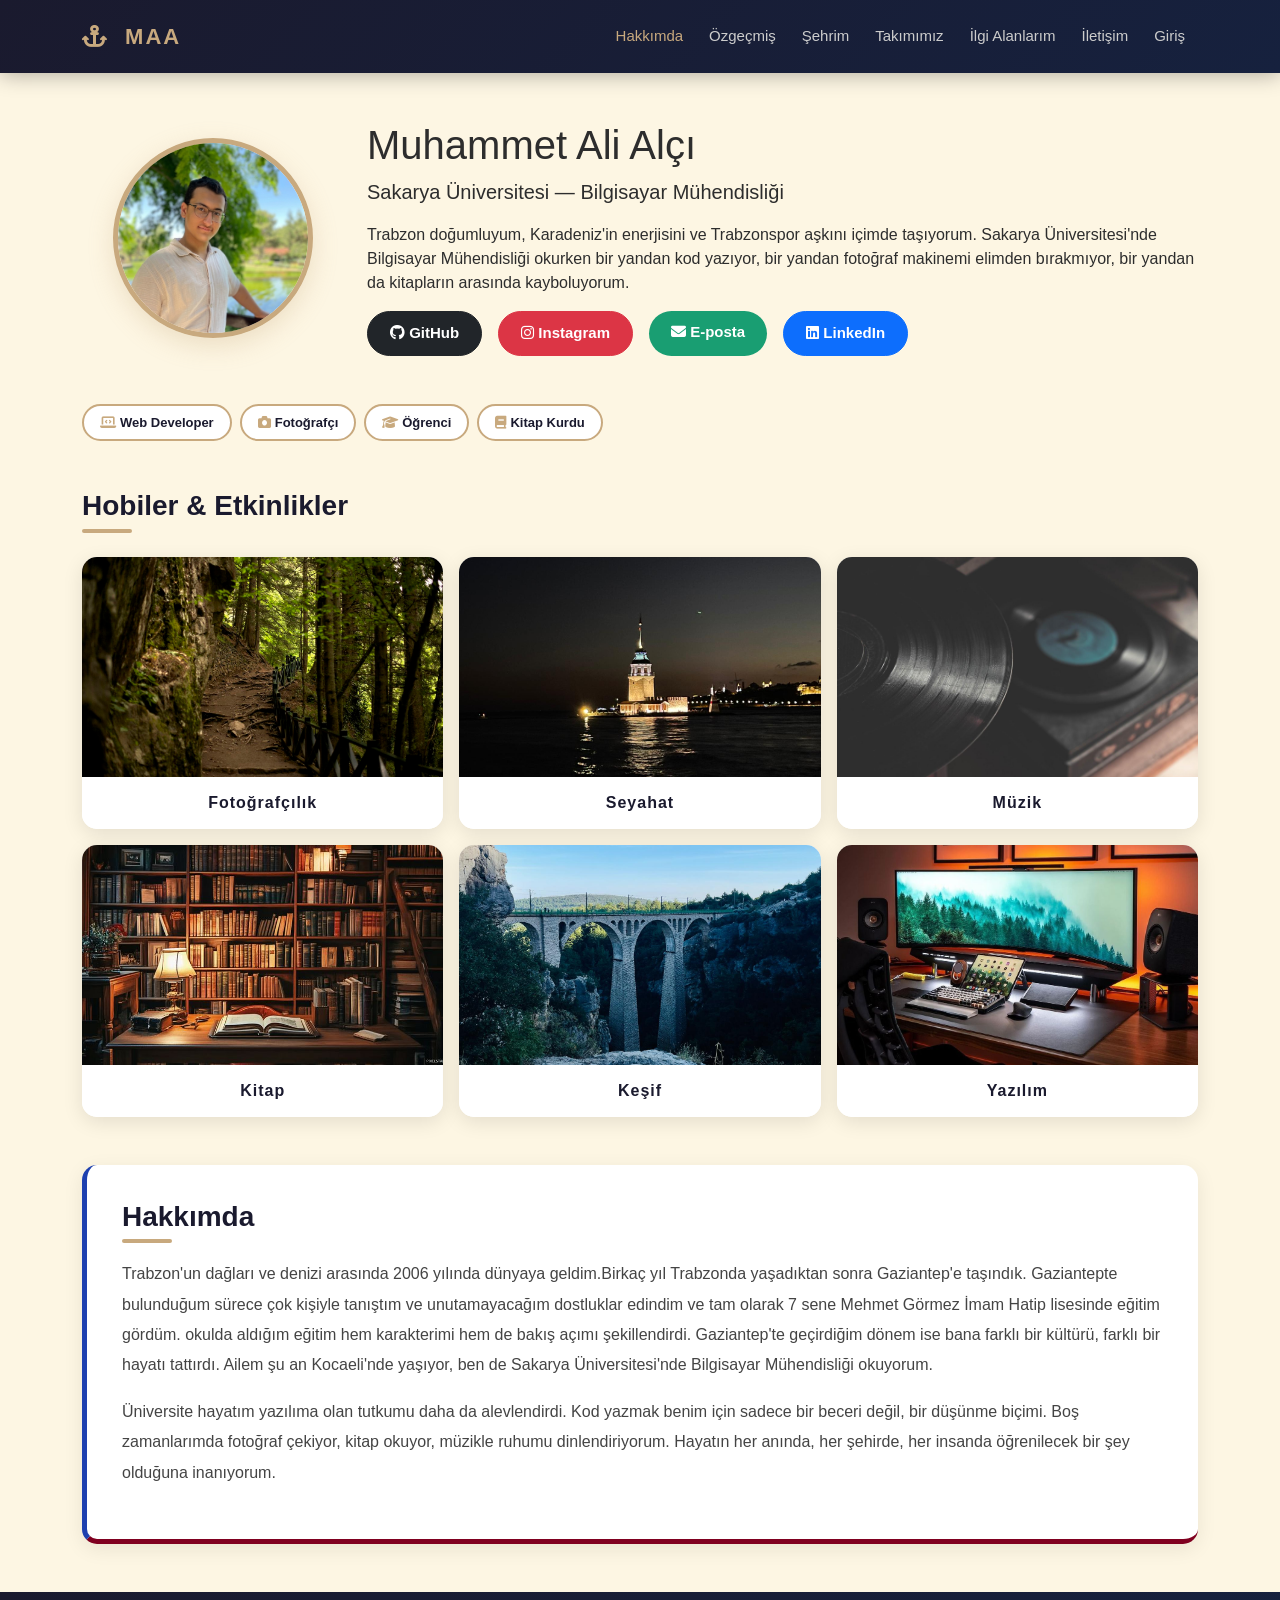
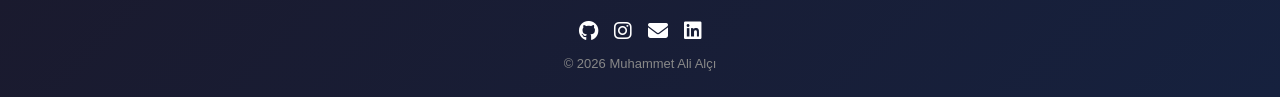
<file: index.html>
<!DOCTYPE html>
<html lang="tr">
<head>
  <meta charset="UTF-8">
  <meta name="viewport" content="width=device-width, initial-scale=1.0">
  <title>Hakkımda</title>

  <!-- Bootstrap CSS -->
  <link href="https://cdn.jsdelivr.net/npm/bootstrap@5.3.0/dist/css/bootstrap.min.css" rel="stylesheet">

  <!-- Font Awesome (ikonlar) -->
  <link href="https://cdnjs.cloudflare.com/ajax/libs/font-awesome/6.4.0/css/all.min.css" rel="stylesheet">

  <!-- Kendi stillerimiz -->
  <link href="CSS/style.css" rel="stylesheet">
</head>
<body>

  <!-- NAVBAR -->
  <nav class="navbar navbar-expand-lg navbar-dark bg-dark">
    <div class="container">
      <a class="navbar-brand" href="index.html">
    <i class="fas fa-anchor me-2"></i> MAA
</a>
      <button class="navbar-toggler" type="button" data-bs-toggle="collapse" data-bs-target="#navMenu">
        <span class="navbar-toggler-icon"></span>
      </button>
      <div class="collapse navbar-collapse" id="navMenu">
        <ul class="navbar-nav ms-auto">
          <li class="nav-item"><a class="nav-link active" href="index.html">Hakkımda</a></li>
          <li class="nav-item"><a class="nav-link" href="ozgecmis.html">Özgeçmiş</a></li>
          <li class="nav-item"><a class="nav-link" href="sehrim.html">Şehrim</a></li>
          <li class="nav-item"><a class="nav-link" href="Takım.html">Takımımız</a></li>
          <li class="nav-item"><a class="nav-link" href="ilgi.html">İlgi Alanlarım</a></li>
          <li class="nav-item"><a class="nav-link" href="iletisim.html">İletişim</a></li>
          <li class="nav-item"><a class="nav-link" href="login.html">Giriş</a></li>
        </ul>
      </div>
    </div>
  </nav>

  <!-- İÇERİK BURAYA GELECEK -->
  <main class="container my-5">
    <!-- PROFİL BÖLÜMÜ -->
<section class="row align-items-center mb-5">

  <!-- Sol: Fotoğraf -->
  <div class="col-md-3 text-center">
    <img src="IMG/benresim.jpg" alt="Profil Fotoğrafı" class="profil-foto">
  </div>

  <!-- Sağ: Bilgi -->
  <div class="col-md-9">
    <h1>Muhammet Ali Alçı</h1>
    <p class="lead">Sakarya Üniversitesi — Bilgisayar Mühendisliği</p>
    <p>Trabzon doğumluyum, Karadeniz'in enerjisini ve Trabzonspor aşkını içimde taşıyorum. 
Sakarya Üniversitesi'nde Bilgisayar Mühendisliği okurken bir yandan kod yazıyor, 
bir yandan fotoğraf makinemi elimden bırakmıyor, bir yandan da kitapların arasında kayboluyorum.</p>

  <!-- Sosyal Medya Butonları -->
    <div class="d-flex gap-3 mt-3">
      <a href="https://github.com/muhammed-ali61" target="_blank" class="btn btn-dark btn-sosyal">
        <i class="fab fa-github"></i> GitHub
      </a>
      <a href="https://instagram.com/muhammet_alialci6161" target="_blank" class="btn btn-danger btn-sosyal">
        <i class="fab fa-instagram"></i> Instagram
      </a>
      <a href="mailto:alcim279@gmail.com" class="btn btn-primary btn-sosyal" style="background-color: #199e72; color: white; border: none;">
        <i class="fas fa-envelope"></i> E-posta
      </a>
      <a href="https://linkedin.com/in/muhammet-ali-alçı-1a4a8431b" target="_blank" class="btn btn-primary btn-sosyal">
        <i class="fab fa-linkedin"></i> LinkedIn
      </a>
    </div>
  </div>
<!-- Badge'ler -->
<div class="d-flex flex-wrap gap-2 mt-5">
    <span class="badge-ozellik">
        <i class="fas fa-laptop-code me-1"></i> Web Developer
    </span>
    <span class="badge-ozellik">
        <i class="fas fa-camera me-1"></i> Fotoğrafçı
    </span>
    <span class="badge-ozellik">
        <i class="fas fa-graduation-cap me-1"></i> Öğrenci
    </span>
    <span class="badge-ozellik">
        <i class="fas fa-book me-1"></i> Kitap Kurdu
    </span>
</div>
    
</section>

<!-- HOBİLER & ETKİNLİKLER -->
<section class="mb-5">
  <h2 class="mb-4">Hobiler & Etkinlikler</h2>
  <div class="row g-3">

    <div class="col-md-4 col-sm-6">
      <div class="card hobi-kart-yeni">
        <img src="IMG/Karadeniz.jpg" alt="Fotoğrafçılık" class="hobi-img">
        <div class="hobi-etiket">Fotoğrafçılık</div>
      </div>
    </div>

    <div class="col-md-4 col-sm-6">
      <div class="card hobi-kart-yeni">
        <img src="IMG/Kizkulesi.jpeg" alt="Seyahat" class="hobi-img">
        <div class="hobi-etiket">Seyahat</div>
      </div>
    </div>

    <div class="col-md-4 col-sm-6">
      <div class="card hobi-kart-yeni">
        <img src="IMG/plaak.jpeg" alt="Müzik" class="hobi-img">
        <div class="hobi-etiket">Müzik</div>
      </div>
    </div>

    <div class="col-md-4 col-sm-6">
      <div class="card hobi-kart-yeni">
        <img src="IMG/kütüphane1.jpg" alt="Kitap" class="hobi-img">
        <div class="hobi-etiket">Kitap</div>
      </div>
    </div>

    <div class="col-md-4 col-sm-6">
      <div class="card hobi-kart-yeni">
        <img src="IMG/Adana.jpeg" alt="Keşif" class="hobi-img">
        <div class="hobi-etiket">Keşif</div>
      </div>
    </div>

  <div class="col-md-4 col-sm-6">
     <div class="card hobi-kart-yeni">
      <img src="IMG/yazılım 2.jpg" alt="Yazılım" class="hobi-img">
      <div class="hobi-etiket">Yazılım</div>
    </div>
  </div>

  </div>
</section>

<!-- HAKKIMDA -->
<section class="mb-5 yazi-tablo">
  <h2 class="mb-3">Hakkımda</h2>
  <p>Trabzon'un dağları ve denizi arasında 2006 yılında dünyaya geldim.Birkaç yıl Trabzonda yaşadıktan sonra Gaziantep'e taşındık. 
    Gaziantepte bulunduğum sürece çok kişiyle tanıştım ve unutamayacağım dostluklar edindim  ve tam olarak 7 sene Mehmet Görmez 
    İmam Hatip lisesinde eğitim gördüm. okulda aldığım eğitim hem karakterimi hem de bakış açımı şekillendirdi. 
    Gaziantep'te geçirdiğim dönem ise bana farklı bir kültürü, farklı bir hayatı tattırdı. 
    Ailem şu an Kocaeli'nde yaşıyor, ben de Sakarya Üniversitesi'nde Bilgisayar Mühendisliği okuyorum.
  </p>
  <p>Üniversite hayatım yazılıma olan tutkumu daha da alevlendirdi. Kod yazmak benim için sadece bir beceri değil, 
    bir düşünme biçimi. Boş zamanlarımda fotoğraf çekiyor, kitap okuyor, müzikle ruhumu dinlendiriyorum. Hayatın her anında, 
    her şehirde, her insanda öğrenilecek bir şey olduğuna inanıyorum.</p>
</section>

  </main>

  <!-- FOOTER -->
  <footer class="bg-dark text-white text-center py-4 mt-5">
  <div class="d-flex justify-content-center gap-3 mb-2">
    <a href="https://github.com/muhammed-ali61" target="_blank" class="text-white fs-5"><i class="fab fa-github"></i></a>
    <a href="https://instagram.com/muhammet_alialci6161" target="_blank" class="text-white fs-5"><i class="fab fa-instagram"></i></a>
    <a href="mailto:alcim279@gmail.com" class="text-white fs-5"><i class="fas fa-envelope"></i></a>
    <a href="https://linkedin.com/in/muhammet-ali-alçı-1a4a8431b" target="_blank" class="text-white fs-5">
    <i class="fab fa-linkedin"></i></a>
  </div>
  <p class="mb-0 text-muted small">© 2026 Muhammet Ali Alçı</p>
</footer>

  <!-- Bootstrap JS -->
  <script src="https://cdn.jsdelivr.net/npm/bootstrap@5.3.0/dist/js/bootstrap.bundle.min.js"></script>
</body>
</html>
</file>
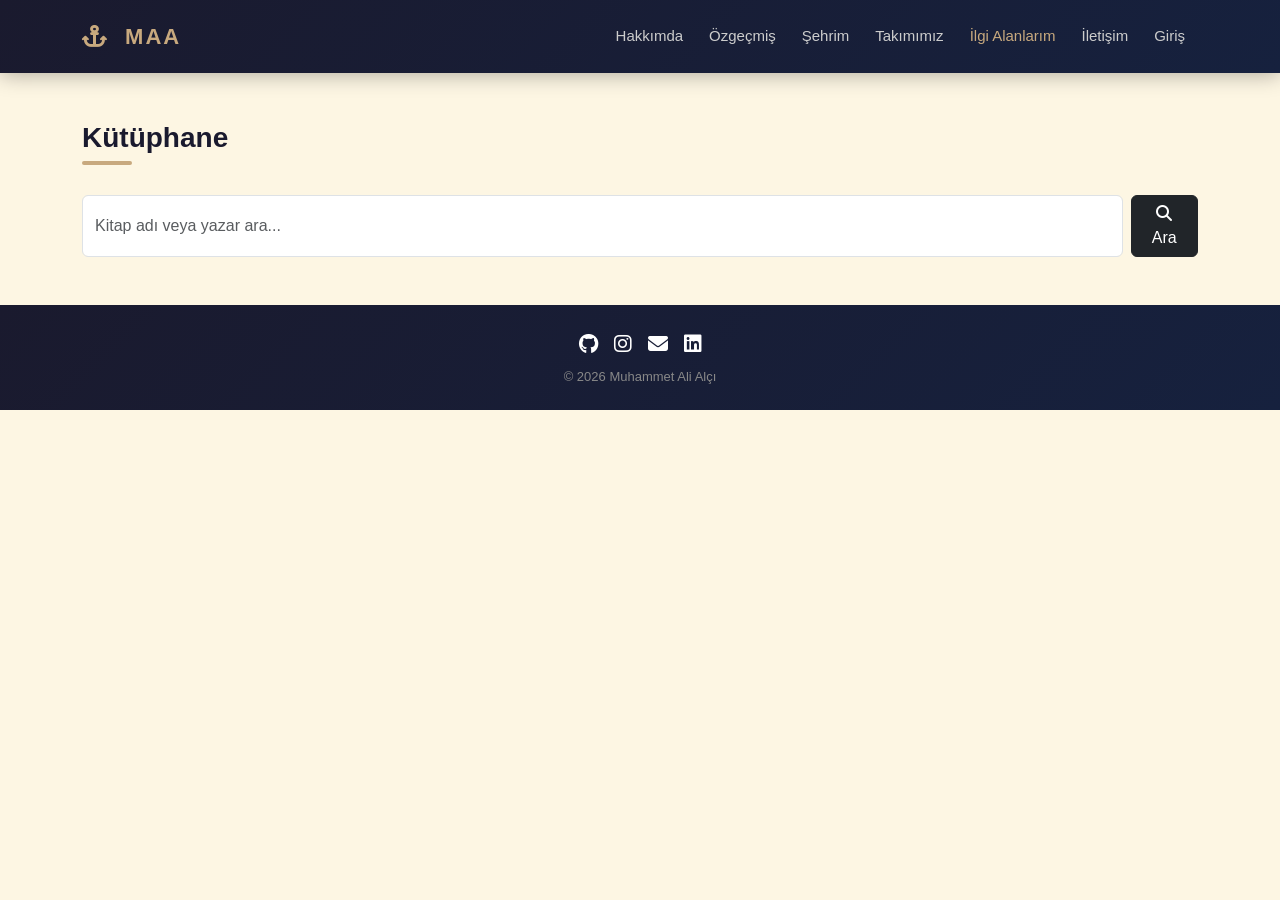
<file: ilgi.html>
<!DOCTYPE html>
<html lang="tr">
<head>
  <meta charset="UTF-8">
  <meta name="viewport" content="width=device-width, initial-scale=1.0">
  <title>İlgi Alanlarım</title>

  <!-- Bootstrap CSS -->
  <link href="https://cdn.jsdelivr.net/npm/bootstrap@5.3.0/dist/css/bootstrap.min.css" rel="stylesheet">

  <!-- Font Awesome (ikonlar) -->
  <link href="https://cdnjs.cloudflare.com/ajax/libs/font-awesome/6.4.0/css/all.min.css" rel="stylesheet">

  <!-- Kendi stillerimiz -->
  <link href="CSS/style.css" rel="stylesheet">
</head>
<body>
         <!-- NAVBAR -->
  <nav class="navbar navbar-expand-lg navbar-dark">
    <div class="container">
      <a class="navbar-brand" href="index.html">
    <i class="fas fa-anchor me-2"></i> MAA
 </a>
      <button class="navbar-toggler" type="button" data-bs-toggle="collapse" data-bs-target="#navMenu">
        <span class="navbar-toggler-icon"></span>
      </button>
      <div class="collapse navbar-collapse" id="navMenu">
        <ul class="navbar-nav ms-auto">
          <li class="nav-item"><a class="nav-link" href="index.html">Hakkımda</a></li>
          <li class="nav-item"><a class="nav-link" href="ozgecmis.html">Özgeçmiş</a></li>
          <li class="nav-item"><a class="nav-link" href="sehrim.html">Şehrim</a></li>
          <li class="nav-item"><a class="nav-link" href="Takım.html">Takımımız</a></li>
          <li class="nav-item"><a class="nav-link active" href="ilgi.html">İlgi Alanlarım</a></li>
          <li class="nav-item"><a class="nav-link" href="iletisim.html">İletişim</a></li>
          <li class="nav-item"><a class="nav-link" href="login.html">Giriş</a></li>
        </ul>
      </div>
    </div>
  </nav>


  <main class="container my-5">

    <h2>Kütüphane</h2>

    <div class="d-flex gap-2 mb-4">
      <input type="text" id="aramaInput" class="form-control" placeholder="Kitap adı veya yazar ara...">
      <button class="btn btn-dark" onclick="kitapAra()">
        <i class="fas fa-search"></i> Ara
      </button>
    </div>

    <div class="row g-4" id="kitapSonuclari"></div>
        
        

  </main>

  <script>

  document.getElementById('aramaInput').addEventListener('keypress', function(e) {
  if (e.key === 'Enter') kitapAra();
   });


  async function kitapAra() {
    const aramaTermi = document.getElementById('aramaInput').value.trim();
    if (aramaTermi === '') {
      alert('Lütfen bir arama terimi girin!');
      return;
    }

    const url = `https://openlibrary.org/search.json?q=${encodeURIComponent(aramaTermi)}&limit=12`;
    const response = await fetch(url);
    const data = await response.json();

    const container = document.getElementById('kitapSonuclari');
    container.innerHTML = '';

    if (data.docs.length === 0) {
  container.innerHTML = '<p class="text-muted">Sonuç bulunamadı.</p>';
  return;
  }

    data.docs.forEach(kitap => {
      const kapak = kitap.cover_i
        ? `https://covers.openlibrary.org/b/id/${kitap.cover_i}-M.jpg`
        : 'https://placehold.co/200x260?text=Kapak+Yok';

      container.innerHTML += `
        <div class="col-md-3 col-6">
          <div class="card h-100 hobi-kart-yeni">
            <img src="${kapak}" class="card-img-top" style="height:500px; object-fit:cover;">
            <div class="card-body">
              <h6 class="card-title">${kitap.title}</h6>
              <p class="card-text text-muted small">${kitap.author_name ? kitap.author_name[0] : 'Bilinmiyor'}</p>
            </div>
          </div>
        </div>`;
    });
  }
</script>

<!-- FOOTER -->
  <footer class="bg-dark text-white text-center py-4 mt-5">
  <div class="d-flex justify-content-center gap-3 mb-2">
    <a href="https://github.com/muhammed-ali61" target="_blank" class="text-white fs-5"><i class="fab fa-github"></i></a>
    <a href="https://instagram.com/muhammet_alialci6161" target="_blank" class="text-white fs-5"><i class="fab fa-instagram"></i></a>
    <a href="mailto:alcim279@gmail.com" class="text-white fs-5"><i class="fas fa-envelope"></i></a>
    <a href="https://linkedin.com/in/muhammet-ali-alçı-1a4a8431b" target="_blank" class="text-white fs-5">
    <i class="fab fa-linkedin"></i></a>
  </div>
  <p class="mb-0 text-muted small">© 2026 Muhammet Ali Alçı</p>
</footer>

<script src="https://cdn.jsdelivr.net/npm/bootstrap@5.3.0/dist/js/bootstrap.bundle.min.js"></script>

</body>
</html>
</file>
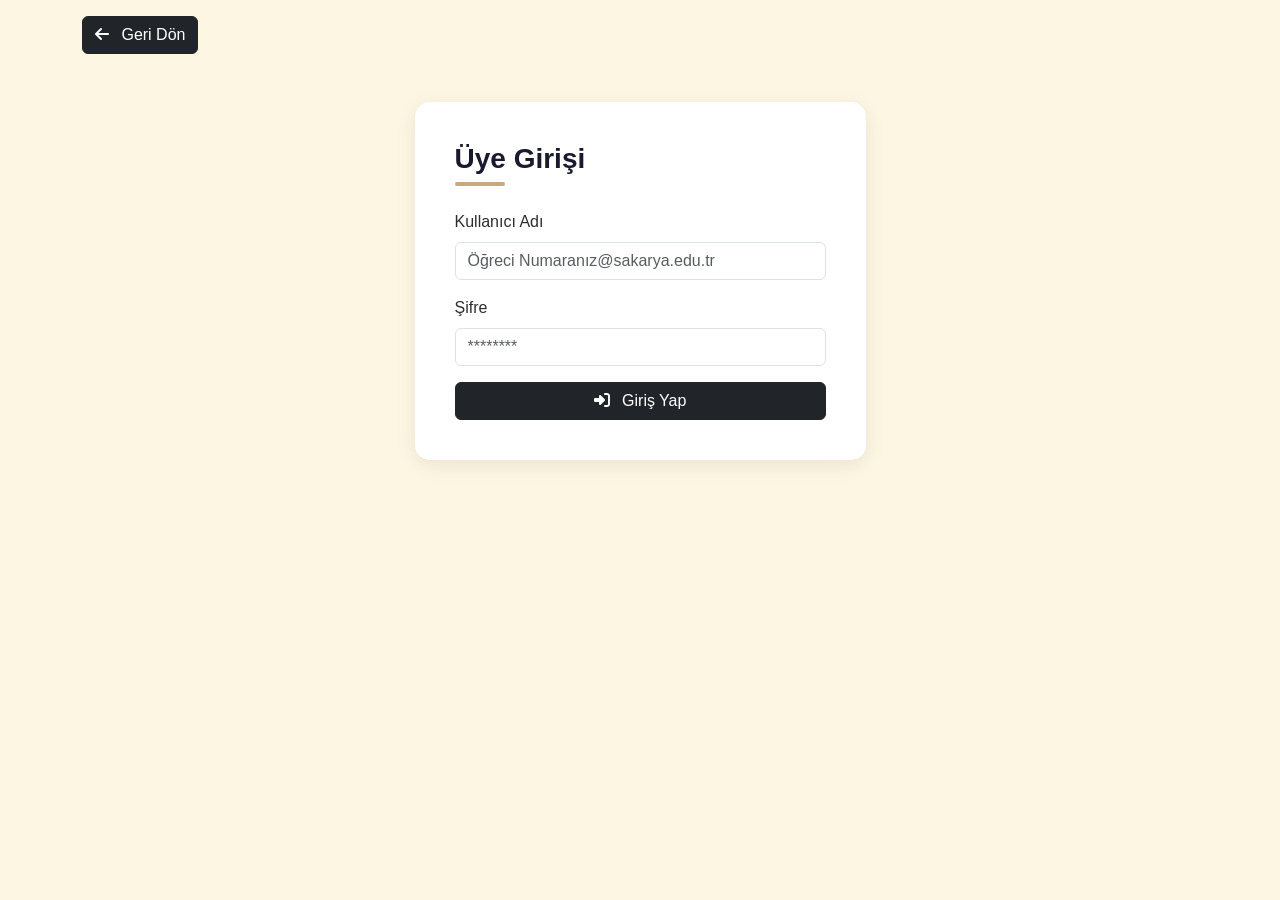
<file: login.html>
<!DOCTYPE html>
<html lang="tr">
<head>
  <meta charset="UTF-8">
  <meta name="viewport" content="width=device-width, initial-scale=1.0">
  <title>Giriş</title>

  <!-- Bootstrap CSS -->
  <link href="https://cdn.jsdelivr.net/npm/bootstrap@5.3.0/dist/css/bootstrap.min.css" rel="stylesheet">

  <!-- Font Awesome (ikonlar) -->
  <link href="https://cdnjs.cloudflare.com/ajax/libs/font-awesome/6.4.0/css/all.min.css" rel="stylesheet">

  <!-- Kendi stillerimiz -->
  <link href="CSS/style.css" rel="stylesheet">
</head>
<body>


   <div class="container mt-3">
    <a href="index.html" class="btn btn-dark">
     <i class="fas fa-arrow-left me-2"></i> Geri Dön
    </a>
   </div>


  <main class="container my-5">
  <div class="row justify-content-center">
    <div class="col-md-5">
      <div class="iletisim-form-kart">
        <h2 class="mb-4">Üye Girişi</h2>
         <form action="PHP/login.php" method="POST" onsubmit="return jsKontrol()">

        <div class="mb-3">
          <label for="kullanici" class="form-label">Kullanıcı Adı</label>
          <input type="email" id="kullanici" name="kullanici" class="form-control" placeholder="Öğreci Numaranız@sakarya.edu.tr">
        </div> 

        <div class="mb-3">
          <label for="sifre" class="form-label">Şifre</label>
          <input type="password" id="sifre" name="sifre" class="form-control" placeholder="********">
        </div>

        <button type="submit" class="btn btn-dark w-100">
          <i class="fas fa-sign-in-alt me-2"></i> Giriş Yap
        </button>


        </form>
      </div>
    </div>
  </div>
</main>

<script>

function jsKontrol(){

  let kullanici = document.getElementById('kullanici').value.trim();
  let sifre = document.getElementById('sifre').value.trim();


  if(kullanici === '' || sifre === '') {

    alert('Boş alan bırakılamaz!');
      return false;
  }
  
  if (!kullanici.includes('@sakarya.edu.tr')) {
      alert('Geçerli bir mail adresi giriniz!');
      return false;
    }

    return true;
  }
</script>

</body>
</html>
</file>
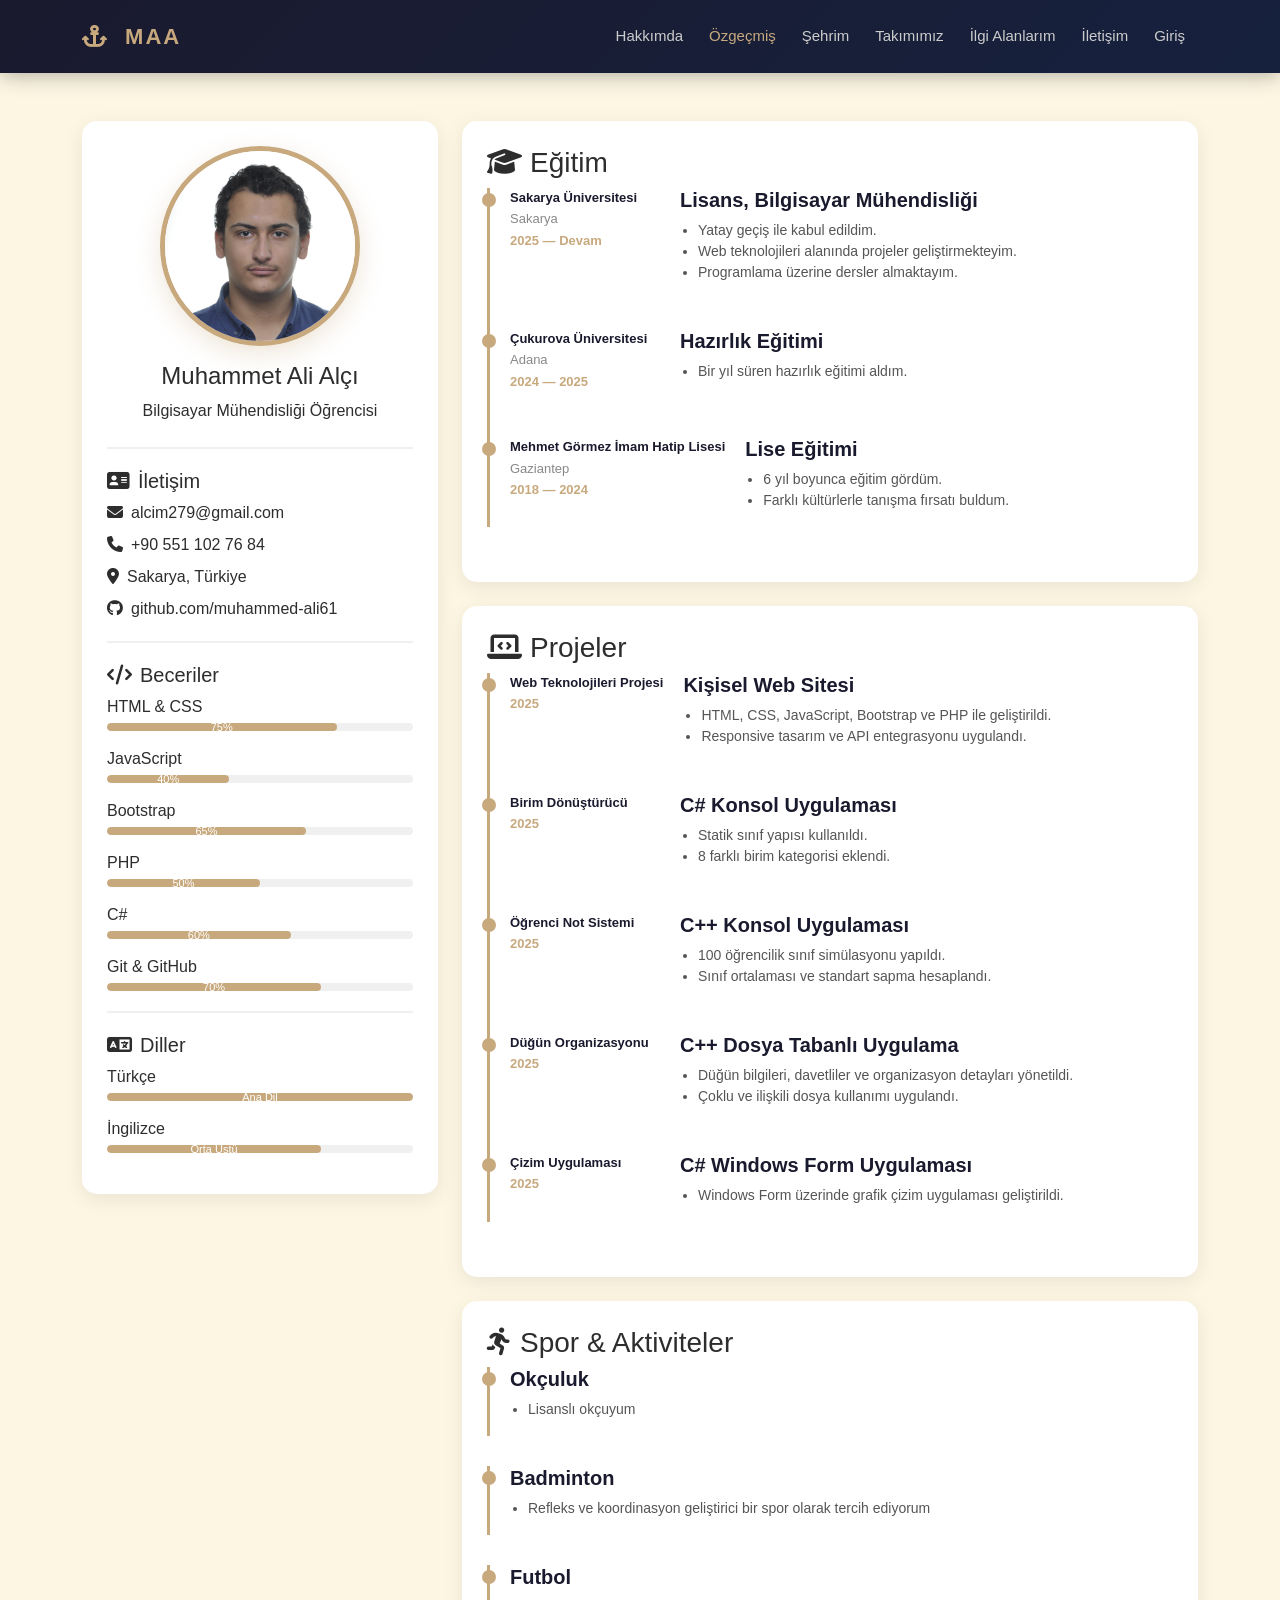
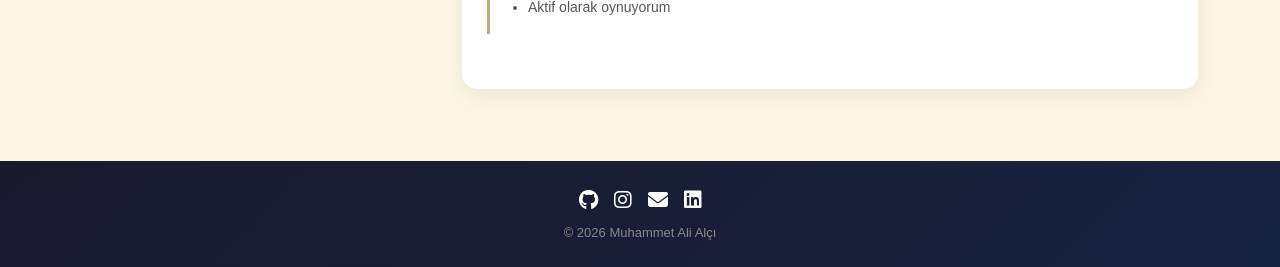
<file: ozgecmis.html>
<!DOCTYPE html>
<html lang="tr">
<head>
  <meta charset="UTF-8">
  <meta name="viewport" content="width=device-width, initial-scale=1.0">
  <title>Özgeçmiş</title>

  <!-- Bootstrap CSS -->
  <link href="https://cdn.jsdelivr.net/npm/bootstrap@5.3.0/dist/css/bootstrap.min.css" rel="stylesheet">

  <!-- Font Awesome (ikonlar) -->
  <link href="https://cdnjs.cloudflare.com/ajax/libs/font-awesome/6.4.0/css/all.min.css" rel="stylesheet">

  <!-- Kendi stillerimiz -->
  <link href="CSS/style.css" rel="stylesheet">
</head>
<body>
      <!-- NAVBAR -->
  <nav class="navbar navbar-expand-lg navbar-dark">
    <div class="container">
      <a class="navbar-brand" href="index.html">
    <i class="fas fa-anchor me-2"></i> MAA
</a>
      <button class="navbar-toggler" type="button" data-bs-toggle="collapse" data-bs-target="#navMenu">
        <span class="navbar-toggler-icon"></span>
      </button>
      <div class="collapse navbar-collapse" id="navMenu">
        <ul class="navbar-nav ms-auto">
          <li class="nav-item"><a class="nav-link" href="index.html">Hakkımda</a></li>
          <li class="nav-item"><a class="nav-link active" href="ozgecmis.html">Özgeçmiş</a></li>
          <li class="nav-item"><a class="nav-link" href="sehrim.html">Şehrim</a></li>
          <li class="nav-item"><a class="nav-link" href="Takım.html">Takımımız</a></li>
          <li class="nav-item"><a class="nav-link" href="ilgi.html">İlgi Alanlarım</a></li>
          <li class="nav-item"><a class="nav-link" href="iletisim.html">İletişim</a></li>
          <li class="nav-item"><a class="nav-link" href="login.html">Giriş</a></li>
        </ul>
      </div>
    </div>
  </nav>


<main class="container my-5">
  <div class="row g-4">

    <!-- SOL BAR (4 sütun) -->
    <div class="col-md-4">
        
        
        <div class="cv-sol-bar">

            <!-- Profil Bölümü -->
            <div class="text-center mb-4">
                 <img src="IMG/CVFotograf.jpeg" alt="Profil" class="profil-foto mb-3">
                <h4>Muhammet Ali Alçı</h4>
                <p>Bilgisayar Mühendisliği Öğrencisi</p>
            </div>

            <!-- İletişim -->
            <div class="cv-bolum">
                 <h5><i class="fas fa-address-card me-2"></i>İletişim</h5>
                    <ul class="list-unstyled">
                     <li class="mb-2"><i class="fas fa-envelope me-2"></i>alcim279@gmail.com</li>
                    <li class="mb-2"><i class="fas fa-phone me-2"></i>+90 551 102 76 84</li>
                    <li class="mb-2"><i class="fas fa-map-marker-alt me-2"></i>Sakarya, Türkiye</li>
                    <li class="mb-2"><i class="fab fa-github me-2"></i>github.com/muhammed-ali61</li>
                </ul>
            </div>

            <!-- Beceriler -->
            <div class="cv-bolum">
              <h5><i class="fas fa-code me-2"></i>Beceriler</h5>
  
                <p class="mb-1">HTML & CSS</p>
                <div class="progress mb-3">
                    <div class="progress-bar" style="width: 75%">75%</div>
                </div>

                <p class="mb-1">JavaScript</p>
                <div class="progress mb-3">
                    <div class="progress-bar" style="width: 40%">40%</div>
                </div>

                <p class="mb-1">Bootstrap</p>
                <div class="progress mb-3">
                    <div class="progress-bar" style="width: 65%">65%</div>
                </div>

                <p class="mb-1">PHP</p>
                <div class="progress mb-3">
                    <div class="progress-bar" style="width: 50%">50%</div>
                </div>

                <p class="mb-1">C#</p>
                <div class="progress mb-3">
                    <div class="progress-bar" style="width: 60%">60%</div>
                </div>

                <p class="mb-1">Git & GitHub</p>
                <div class="progress mb-3">
                    <div class="progress-bar" style="width: 70%">70%</div>
                </div>

            </div>

            <!-- Diller -->
            <div class="cv-bolum">
              <h5><i class="fas fa-language me-2"></i>Diller</h5>
            
                <p class="mb-1">Türkçe</p>
                <div class="progress mb-3">
                    <div class="progress-bar" style="width: 100%">Ana Dil</div>
                </div>

                <p class="mb-1">İngilizce</p>
                <div class="progress mb-3">
                    <div class="progress-bar" style="width: 70%">Orta Üstü</div>
                </div>

            </div>

        </div>
      
    </div>

                <!-- SAĞ İÇERİK (8 sütun) -->
            <div class="col-md-8">

            <!-- Eğitim -->
            <section class="cv-sag-bolum mb-4">
                <h3><i class="fas fa-graduation-cap me-2"></i>Eğitim</h3>
                <div class="cv-timeline">

                <div class="cv-timeline-item">
                    <div class="cv-timeline-sol">
                    <p class="cv-okul">Sakarya Üniversitesi</p>
                    <p class="cv-sehir">Sakarya</p>
                    <p class="cv-yil">2025 — Devam</p>
                    </div>
                    <div class="cv-timeline-nokta"></div>
                    <div class="cv-timeline-sag">
                    <h5>Lisans, Bilgisayar Mühendisliği</h5>
                    <ul>
                        <li>Yatay geçiş ile kabul edildim.</li>
                        <li>Web teknolojileri alanında projeler geliştirmekteyim.</li>
                        <li>Programlama üzerine dersler almaktayım.</li>
                    </ul>
                    </div>
                </div>

                <div class="cv-timeline-item">
                    <div class="cv-timeline-sol">
                    <p class="cv-okul">Çukurova Üniversitesi</p>
                    <p class="cv-sehir">Adana</p>
                    <p class="cv-yil">2024 — 2025</p>
                    </div>
                    <div class="cv-timeline-nokta"></div>
                    <div class="cv-timeline-sag">
                    <h5>Hazırlık Eğitimi</h5>
                    <ul>
                        <li>Bir yıl süren hazırlık eğitimi aldım.</li>
                    </ul>
                    </div>
                </div>

                <div class="cv-timeline-item">
                    <div class="cv-timeline-sol">
                    <p class="cv-okul">Mehmet Görmez İmam Hatip Lisesi</p>
                    <p class="cv-sehir">Gaziantep</p>
                    <p class="cv-yil">2018 — 2024</p>
                    </div>
                    <div class="cv-timeline-nokta"></div>
                    <div class="cv-timeline-sag">
                    <h5>Lise Eğitimi</h5>
                    <ul>
                        <li>6 yıl boyunca eğitim gördüm.</li>
                        <li>Farklı kültürlerle tanışma fırsatı buldum.</li>
                    </ul>
                    </div>
                </div>

                </div>
            </section>

            <!-- Projeler -->
            <section class="cv-sag-bolum mb-4">
                <h3><i class="fas fa-laptop-code me-2"></i>Projeler</h3>
                <div class="cv-timeline">

                <div class="cv-timeline-item">
                    <div class="cv-timeline-sol">
                    <p class="cv-okul">Web Teknolojileri Projesi</p>
                    <p class="cv-yil">2025</p>
                    </div>
                    <div class="cv-timeline-nokta"></div>
                    <div class="cv-timeline-sag">
                    <h5>Kişisel Web Sitesi</h5>
                    <ul>
                        <li>HTML, CSS, JavaScript, Bootstrap ve PHP ile geliştirildi.</li>
                        <li>Responsive tasarım ve API entegrasyonu uygulandı.</li>
                    </ul>
                    </div>
                </div>

                <div class="cv-timeline-item">
                    <div class="cv-timeline-sol">
                    <p class="cv-okul">Birim Dönüştürücü</p>
                    <p class="cv-yil">2025</p>
                    </div>
                    <div class="cv-timeline-nokta"></div>
                    <div class="cv-timeline-sag">
                    <h5>C# Konsol Uygulaması</h5>
                    <ul>
                        <li>Statik sınıf yapısı kullanıldı.</li>
                        <li>8 farklı birim kategorisi eklendi.</li>
                    </ul>
                    </div>
                </div>

                <div class="cv-timeline-item">
                    <div class="cv-timeline-sol">
                    <p class="cv-okul">Öğrenci Not Sistemi</p>
                    <p class="cv-yil">2025</p>
                    </div>
                    <div class="cv-timeline-nokta"></div>
                    <div class="cv-timeline-sag">
                    <h5>C++ Konsol Uygulaması</h5>
                    <ul>
                        <li>100 öğrencilik sınıf simülasyonu yapıldı.</li>
                        <li>Sınıf ortalaması ve standart sapma hesaplandı.</li>
                    </ul>
                    </div>
                </div>

                <div class="cv-timeline-item">
                    <div class="cv-timeline-sol">
                    <p class="cv-okul">Düğün Organizasyonu</p>
                    <p class="cv-yil">2025</p>
                    </div>
                    <div class="cv-timeline-nokta"></div>
                    <div class="cv-timeline-sag">
                    <h5>C++ Dosya Tabanlı Uygulama</h5>
                    <ul>
                        <li>Düğün bilgileri, davetliler ve organizasyon detayları yönetildi.</li>
                        <li>Çoklu ve ilişkili dosya kullanımı uygulandı.</li>
                    </ul>
                    </div>
                </div>

                <div class="cv-timeline-item">
                    <div class="cv-timeline-sol">
                    <p class="cv-okul">Çizim Uygulaması</p>
                    <p class="cv-yil">2025</p>
                    </div>
                    <div class="cv-timeline-nokta"></div>
                    <div class="cv-timeline-sag">
                    <h5>C# Windows Form Uygulaması</h5>
                    <ul>
                        <li>Windows Form üzerinde grafik çizim uygulaması geliştirildi.</li>
                    </ul>
                    </div>
                </div>

                </div>
            </section>


         <!-- SPOR & AKTİVİTELER -->
        <section class="cv-sag-bolum mb-4">
           <h3><i class="fas fa-running me-2"></i>Spor & Aktiviteler</h3>

            <div class="cv-timeline">
                <div class="cv-timeline-item">
                    <div class="cv-timeline-nokta"></div>
                    <div class="cv-timeline-sag">
                    <h5>Okçuluk</h5>
                    <ul>
                        <li>Lisanslı okçuyum</li>
                    </ul>
                    </div>
                </div>
            </div>

            <div class="cv-timeline">
                <div class="cv-timeline-item">
                    <div class="cv-timeline-nokta"></div>
                    <div class="cv-timeline-sag">
                    <h5>Badminton</h5>
                    <ul>
                        <li>Refleks ve koordinasyon geliştirici bir spor olarak tercih ediyorum</li>
                    </ul>
                    </div>
                </div>
            </div>

            <div class="cv-timeline">
                <div class="cv-timeline-item">
                    <div class="cv-timeline-nokta"></div>
                    <div class="cv-timeline-sag">
                    <h5>Futbol</h5>
                    <ul>
                        <li>Aktif olarak oynuyorum</li>
                    </ul>
                    </div>
                </div>
            </div>
        </section>


    </div>
  </div>
</main>

<!-- FOOTER -->
  <footer class="bg-dark text-white text-center py-4 mt-5">
  <div class="d-flex justify-content-center gap-3 mb-2">
    <a href="https://github.com/muhammed-ali61" target="_blank" class="text-white fs-5"><i class="fab fa-github"></i></a>
    <a href="https://instagram.com/muhammet_alialci6161" target="_blank" class="text-white fs-5"><i class="fab fa-instagram"></i></a>
    <a href="mailto:alcim279@gmail.com" class="text-white fs-5"><i class="fas fa-envelope"></i></a>
    <a href="https://linkedin.com/in/muhammet-ali-alçı-1a4a8431b" target="_blank" class="text-white fs-5">
    <i class="fab fa-linkedin"></i></a>
  </div>
  <p class="mb-0 text-muted small">© 2026 Muhammet Ali Alçı</p>
</footer>

<!-- Bootstrap JS -->
<script src="https://cdn.jsdelivr.net/npm/bootstrap@5.3.0/dist/js/bootstrap.bundle.min.js"></script>

</body>
</html>
</file>
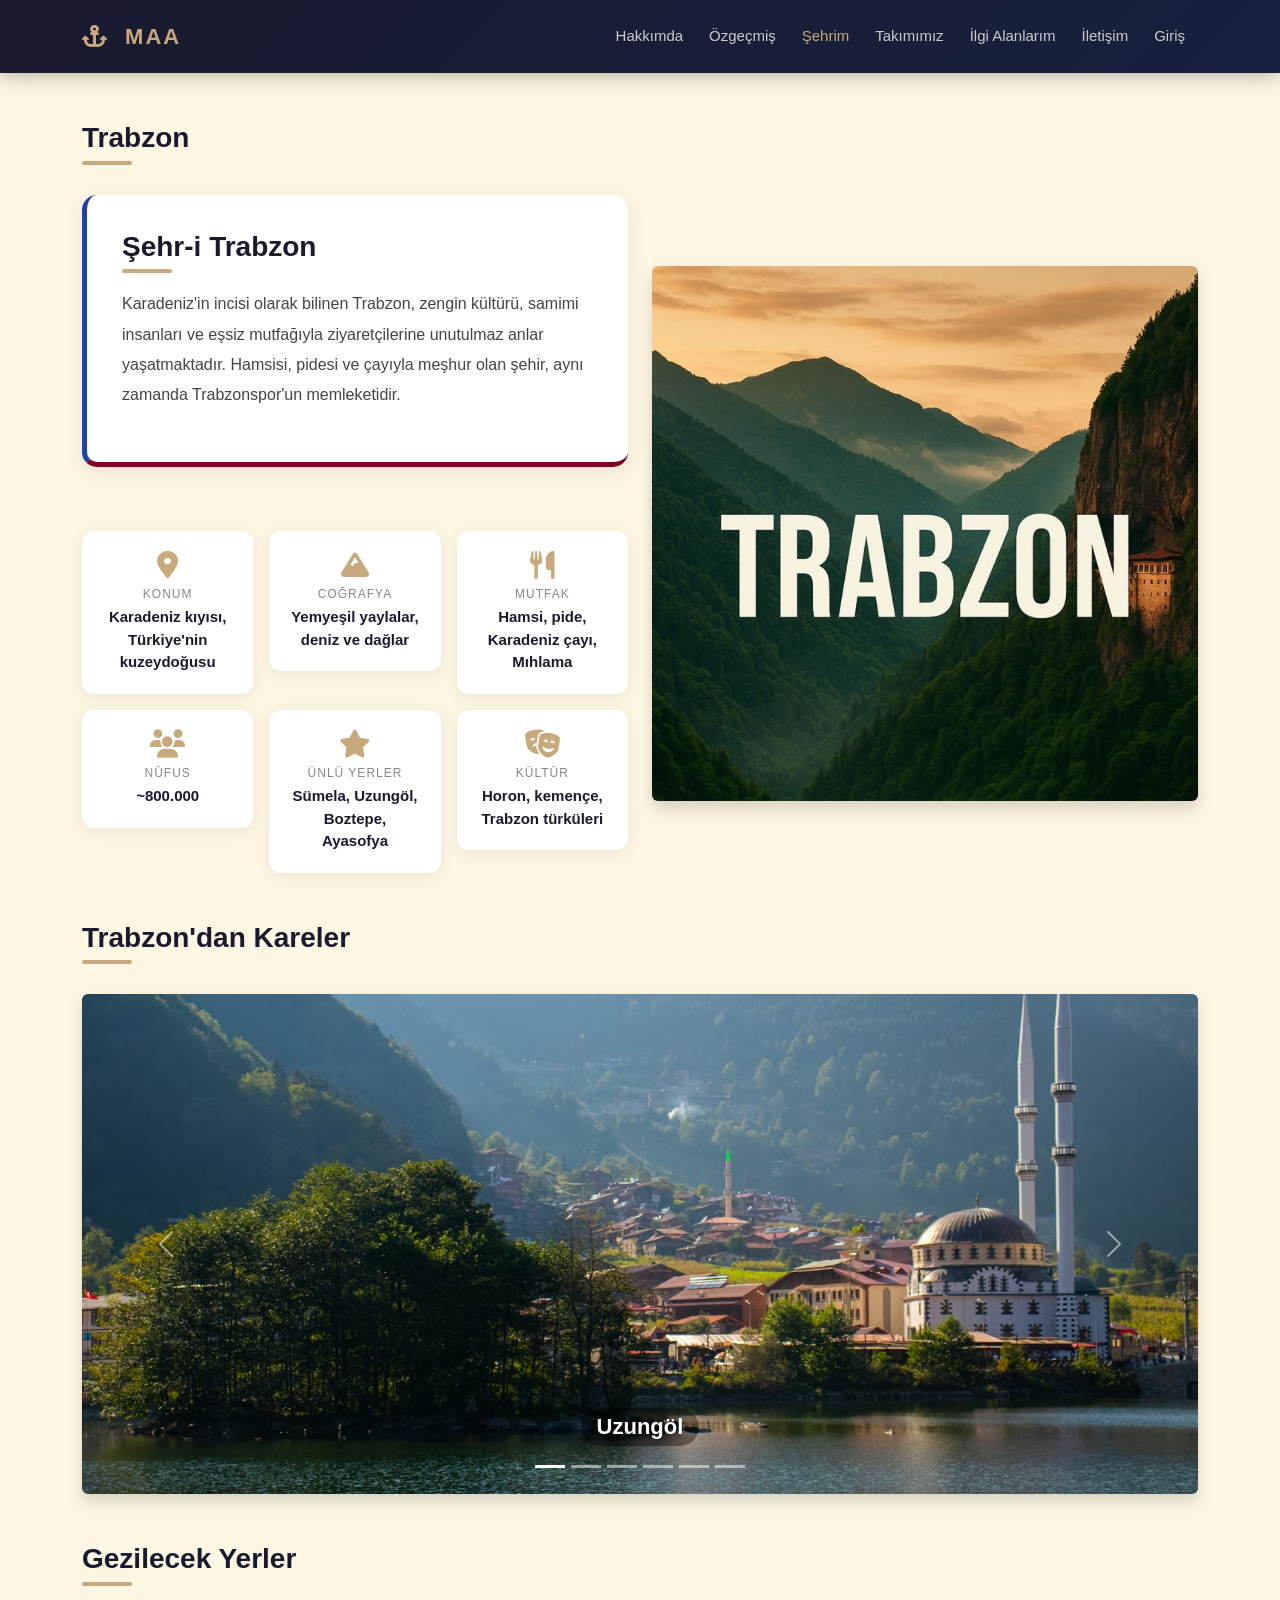
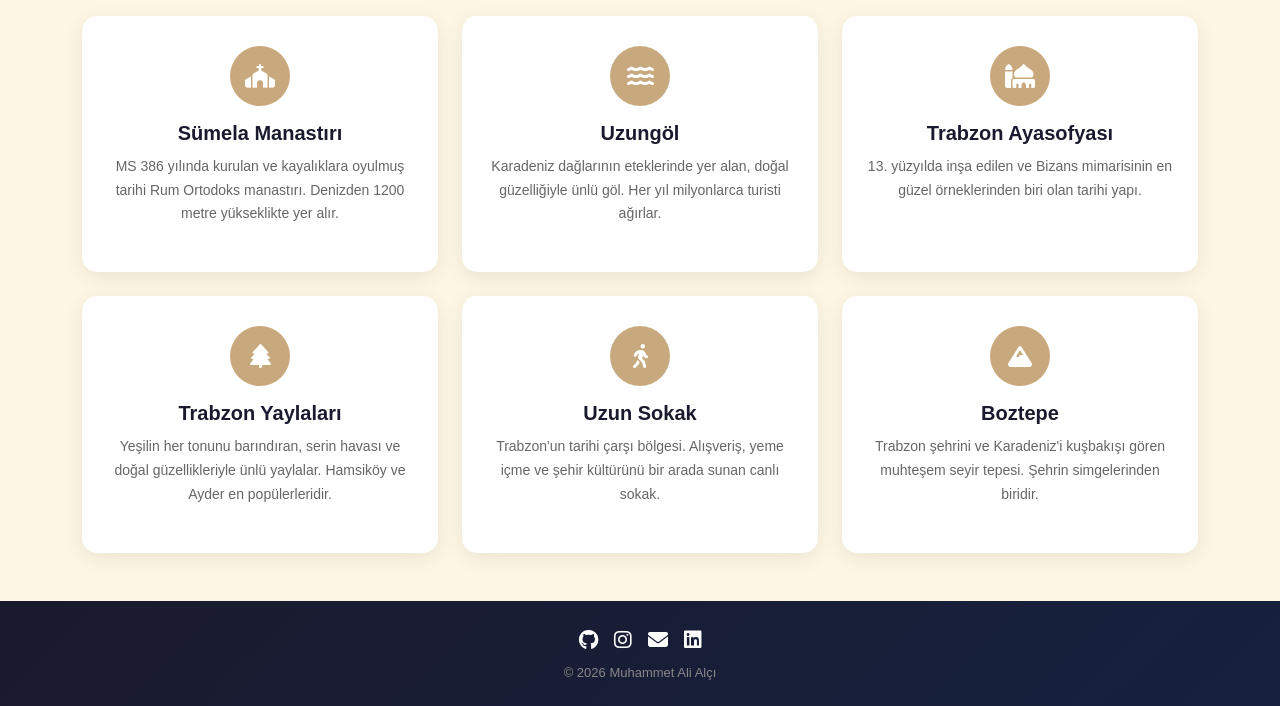
<file: sehrim.html>
<!DOCTYPE html>
<html lang="tr">
<head>
  <meta charset="UTF-8">
  <meta name="viewport" content="width=device-width, initial-scale=1.0">
  <title>Şehrim</title>

  <!-- Bootstrap CSS -->
  <link href="https://cdn.jsdelivr.net/npm/bootstrap@5.3.0/dist/css/bootstrap.min.css" rel="stylesheet">

  <!-- Font Awesome (ikonlar) -->
  <link href="https://cdnjs.cloudflare.com/ajax/libs/font-awesome/6.4.0/css/all.min.css" rel="stylesheet">

  <!-- Kendi stillerimiz -->
  <link href="CSS/style.css" rel="stylesheet">
</head>
<body>
       <!-- NAVBAR -->
  <nav class="navbar navbar-expand-lg navbar-dark">
    <div class="container">
      <a class="navbar-brand" href="index.html">
    <i class="fas fa-anchor me-2"></i> MAA
</a>
      <button class="navbar-toggler" type="button" data-bs-toggle="collapse" data-bs-target="#navMenu">
        <span class="navbar-toggler-icon"></span>
      </button>
      <div class="collapse navbar-collapse" id="navMenu">
        <ul class="navbar-nav ms-auto">
          <li class="nav-item"><a class="nav-link" href="index.html">Hakkımda</a></li>
          <li class="nav-item"><a class="nav-link" href="ozgecmis.html">Özgeçmiş</a></li>
          <li class="nav-item"><a class="nav-link active" href="sehrim.html">Şehrim</a></li>
          <li class="nav-item"><a class="nav-link" href="Takım.html">Takımımız</a></li>
          <li class="nav-item"><a class="nav-link" href="ilgi.html">İlgi Alanlarım</a></li>
          <li class="nav-item"><a class="nav-link" href="iletisim.html">İletişim</a></li>
          <li class="nav-item"><a class="nav-link" href="login.html">Giriş</a></li>
        </ul>
      </div>
    </div>
  </nav>


<main class="container my-5">

  <!-- TRABZON TANITIM -->
  <section class="mb-5 trabzon-tanitim">
    <h2>Trabzon</h2>
  <div class="row align-items-center g-4">
  <div class="col-md-6">

<section class="mb-5 yazi-tablo">
  <h2 class="mb-3">Şehr-i Trabzon</h2>
  <p>Karadeniz'in incisi olarak bilinen Trabzon, zengin kültürü, samimi insanları ve eşsiz mutfağıyla ziyaretçilerine 
    unutulmaz anlar yaşatmaktadır. Hamsisi, pidesi ve çayıyla meşhur olan şehir, aynı zamanda Trabzonspor'un memleketidir.
  </p>
</section>

    <div class="row g-3 mt-3">
      <div class="col-md-4">
        <div class="sehir-bilgi-kart">
          <i class="fas fa-map-marker-alt"></i>
          <h6>Konum</h6>
          <p>Karadeniz kıyısı, Türkiye'nin kuzeydoğusu</p>
        </div>
      </div>
      <div class="col-md-4">
        <div class="sehir-bilgi-kart">
          <i class="fas fa-mountain"></i>
          <h6>Coğrafya</h6>
          <p>Yemyeşil yaylalar, deniz ve dağlar</p>
        </div>
      </div>
      <div class="col-md-4">
        <div class="sehir-bilgi-kart">
          <i class="fas fa-utensils"></i>
          <h6>Mutfak</h6>
          <p>Hamsi, pide, Karadeniz çayı, Mıhlama</p>
        </div>
      </div>
      <div class="col-md-4">
        <div class="sehir-bilgi-kart">
          <i class="fas fa-users"></i>
          <h6>Nüfus</h6>
          <p>~800.000</p>
        </div>
      </div>
      <div class="col-md-4">
        <div class="sehir-bilgi-kart">
          <i class="fas fa-star"></i>
          <h6>Ünlü Yerler</h6>
          <p>Sümela, Uzungöl, Boztepe, Ayasofya</p>
        </div>
      </div>
      <div class="col-md-4">
      <div class="sehir-bilgi-kart">
        <i class="fas fa-theater-masks"></i>
          <h6>Kültür</h6>
            <p>Horon, kemençe, Trabzon türküleri</p>
        </div>
      </div>
    </div>
  </div>
<div class="col-md-6">
  <img src="IMG/TrabzonYazı61.jpg" alt="Trabzon" height="150" class="img-fluid rounded shadow">
 </div>
</div>
  </section>

  <!-- SLIDER -->
  <section class="mb-5">
    <h2>Trabzon'dan Kareler</h2>
   <div id="trabzonSlider" class="carousel slide" data-bs-ride="carousel">
  
  <!-- Nokta göstergeleri -->
  <div class="carousel-indicators">
    <button type="button" data-bs-target="#trabzonSlider" data-bs-slide-to="0" class="active"></button>
    <button type="button" data-bs-target="#trabzonSlider" data-bs-slide-to="1"></button>
    <button type="button" data-bs-target="#trabzonSlider" data-bs-slide-to="2"></button>
    <button type="button" data-bs-target="#trabzonSlider" data-bs-slide-to="3"></button>
    <button type="button" data-bs-target="#trabzonSlider" data-bs-slide-to="4"></button>
     <button type="button" data-bs-target="#trabzonSlider" data-bs-slide-to="5"></button>
  </div>

  <!-- Fotoğraflar -->
  <div class="carousel-inner rounded shadow">
    <div class="carousel-item active">
      <img src="IMG/TRABZON.jpg" class="d-block w-100 slider-img" alt="Trabzon">
      <div class="carousel-caption">
        <h5>Uzungöl</h5>
      </div>
    </div>
    <div class="carousel-item">
      <img src="IMG/BoztepeA.jpg" class="d-block w-100 slider-img" alt="Boztepe">
      <div class="carousel-caption">
        <h5>Boztepe</h5>
      </div>
    </div>
    <div class="carousel-item">
      <img src="IMG/sümela3.jpg" class="d-block w-100 slider-img" alt="Sümela">
      <div class="carousel-caption">
        <h5>Sümela Manastırı</h5>
      </div>
    </div>
    <div class="carousel-item">
      <img src="IMG/Yayla.jpg" class="d-block w-100 slider-img" alt="Yayla">
      <div class="carousel-caption">
        <h5>Trabzon Yaylaları</h5>
      </div>
    </div>
    <div class="carousel-item">
      <img src="IMG/UzunSokak.jpg" class="d-block w-100 slider-img" alt="Uzun Sokak">
      <div class="carousel-caption">
        <h5>Uzun Sokak</h5>
      </div>
    </div>
    <div class="carousel-item">
      <img src="IMG/Ayasofya.jpg" class="d-block w-100 slider-img" alt="Trabzon Ayasofyası">
      <div class="carousel-caption">
        <h5>Trabzon Ayasofyası</h5>
      </div>
    </div>
  </div>

  <!-- İleri Geri Butonları -->
  <button class="carousel-control-prev" type="button" data-bs-target="#trabzonSlider" data-bs-slide="prev">
    <span class="carousel-control-prev-icon"></span>
  </button>
  <button class="carousel-control-next" type="button" data-bs-target="#trabzonSlider" data-bs-slide="next">
    <span class="carousel-control-next-icon"></span>
  </button>

</div>
  </section>

  <!-- GEZİLECEK YERLER -->
<section class="mb-5">
  <h2>Gezilecek Yerler</h2>
  <div class="row g-4">

    <div class="col-md-4">
      <div class="bilgi-kart">
        <div class="bilgi-kart-ikon">
          <i class="fas fa-church"></i>
        </div>
        <h5>Sümela Manastırı</h5>
        <p>MS 386 yılında kurulan ve kayalıklara oyulmuş tarihi Rum Ortodoks manastırı. Denizden 1200 metre yükseklikte yer alır.</p>
      </div>
    </div>

    <div class="col-md-4">
      <div class="bilgi-kart">
        <div class="bilgi-kart-ikon">
          <i class="fas fa-water"></i>
        </div>
        <h5>Uzungöl</h5>
        <p>Karadeniz dağlarının eteklerinde yer alan, doğal güzelliğiyle ünlü göl. Her yıl milyonlarca turisti ağırlar.</p>
      </div>
    </div>

     <div class="col-md-4">
      <div class="bilgi-kart">
        <div class="bilgi-kart-ikon">
          <i class="fas fa-mosque"></i>
        </div>
        <h5>Trabzon Ayasofyası</h5>
        <p>13. yüzyılda inşa edilen ve Bizans mimarisinin en güzel örneklerinden biri olan tarihi yapı.</p>
      </div>
    </div>

    <div class="col-md-4">
      <div class="bilgi-kart">
        <div class="bilgi-kart-ikon">
          <i class="fas fa-tree"></i>
        </div>
        <h5>Trabzon Yaylaları</h5>
        <p>Yeşilin her tonunu barındıran, serin havası ve doğal güzellikleriyle ünlü yaylalar. Hamsiköy ve Ayder en popülerleridir.</p>
      </div>
    </div>

    <div class="col-md-4">
      <div class="bilgi-kart">
        <div class="bilgi-kart-ikon">
          <i class="fas fa-walking"></i>
        </div>
        <h5>Uzun Sokak</h5>
        <p>Trabzon'un tarihi çarşı bölgesi. Alışveriş, yeme içme ve şehir kültürünü bir arada sunan canlı sokak.</p>
      </div>
    </div>

   

    <div class="col-md-4">
      <div class="bilgi-kart">
        <div class="bilgi-kart-ikon">
          <i class="fas fa-mountain"></i>
        </div>
        <h5>Boztepe</h5>
        <p>Trabzon şehrini ve Karadeniz'i kuşbakışı gören muhteşem seyir tepesi. Şehrin simgelerinden biridir.</p>
      </div>
    </div>

  </div>
</section>

</main>

<!-- FOOTER -->
  <footer class="bg-dark text-white text-center py-4 mt-5">
  <div class="d-flex justify-content-center gap-3 mb-2">
    <a href="https://github.com/muhammed-ali61" target="_blank" class="text-white fs-5"><i class="fab fa-github"></i></a>
    <a href="https://instagram.com/muhammet_alialci6161" target="_blank" class="text-white fs-5"><i class="fab fa-instagram"></i></a>
    <a href="mailto:alcim279@gmail.com" class="text-white fs-5"><i class="fas fa-envelope"></i></a>
    <a href="https://linkedin.com/in/muhammet-ali-alçı-1a4a8431b" target="_blank" class="text-white fs-5">
    <i class="fab fa-linkedin"></i></a>
  </div>
  <p class="mb-0 text-muted small">© 2026 Muhammet Ali Alçı</p>
</footer>

<!-- Bootstrap JS -->
<script src="https://cdn.jsdelivr.net/npm/bootstrap@5.3.0/dist/js/bootstrap.bundle.min.js"></script>

</body>
</html>
</file>
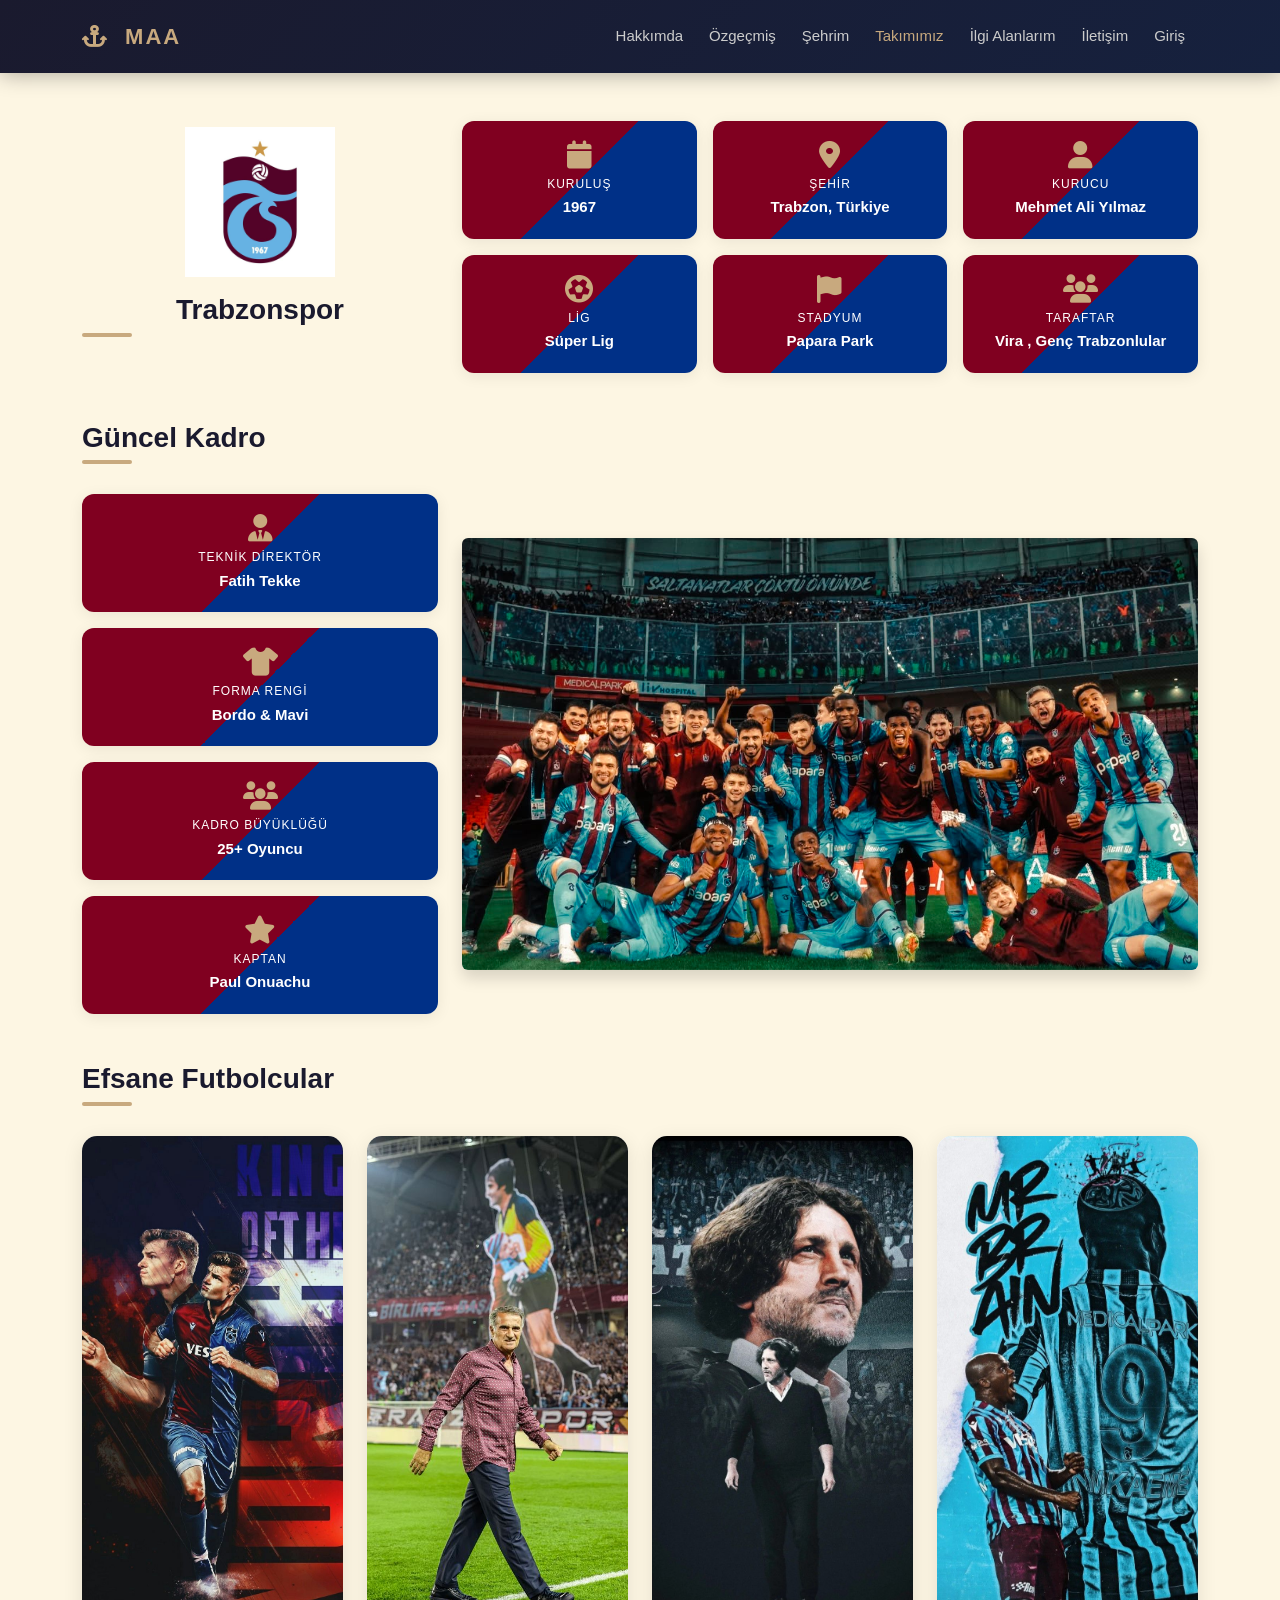
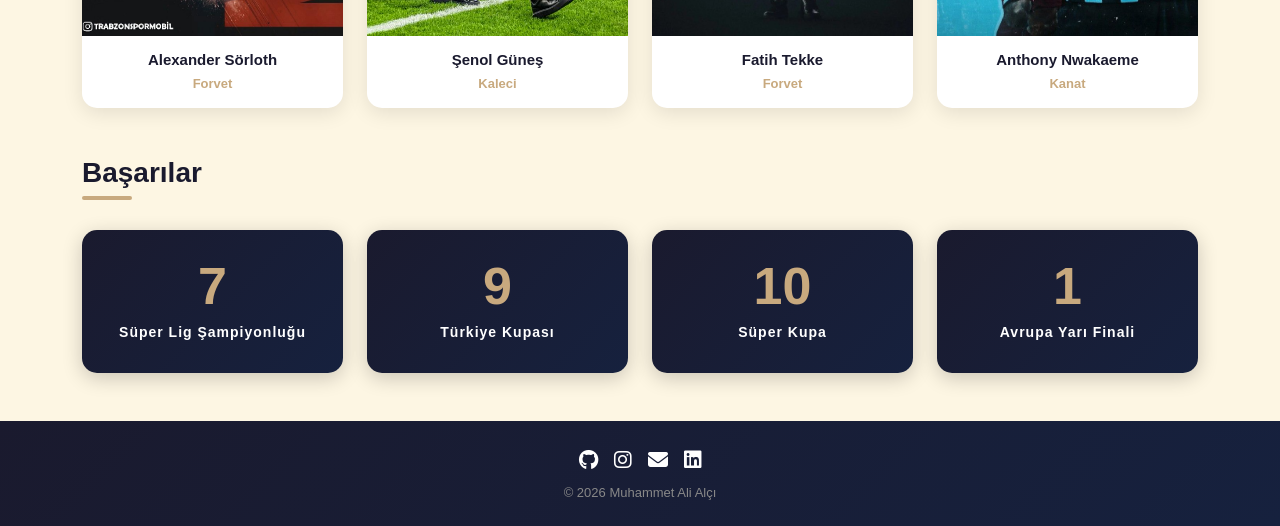
<file: Takım.html>
<!DOCTYPE html>
<html lang="tr">
<head>
  <meta charset="UTF-8">
  <meta name="viewport" content="width=device-width, initial-scale=1.0">
  <title>Takımımız</title>

  <!-- Bootstrap CSS -->
  <link href="https://cdn.jsdelivr.net/npm/bootstrap@5.3.0/dist/css/bootstrap.min.css" rel="stylesheet">

  <!-- Font Awesome (ikonlar) -->
  <link href="https://cdnjs.cloudflare.com/ajax/libs/font-awesome/6.4.0/css/all.min.css" rel="stylesheet">

  <!-- Kendi stillerimiz -->
  <link href="CSS/style.css" rel="stylesheet">
</head>
<body>
      <!-- NAVBAR -->
  <nav class="navbar navbar-expand-lg navbar-dark">
    <div class="container">
      <a class="navbar-brand" href="index.html">
    <i class="fas fa-anchor me-2"></i> MAA
</a>
      <button class="navbar-toggler" type="button" data-bs-toggle="collapse" data-bs-target="#navMenu">
        <span class="navbar-toggler-icon"></span>
      </button>
      <div class="collapse navbar-collapse" id="navMenu">
        <ul class="navbar-nav ms-auto">
          <li class="nav-item"><a class="nav-link" href="index.html">Hakkımda</a></li>
          <li class="nav-item"><a class="nav-link" href="ozgecmis.html">Özgeçmiş</a></li>
          <li class="nav-item"><a class="nav-link" href="sehrim.html">Şehrim</a></li>
          <li class="nav-item"><a class="nav-link active" href="Takım.html">Takımımız</a></li>
          <li class="nav-item"><a class="nav-link" href="ilgi.html">İlgi Alanlarım</a></li>
          <li class="nav-item"><a class="nav-link" href="iletisim.html">İletişim</a></li>
          <li class="nav-item"><a class="nav-link" href="login.html">Giriş</a></li>
        </ul>
      </div>
    </div>
  </nav>
  <main class="container my-5">

 <!-- TRABZONSPOR TANITIM -->
<section class="mb-5">
  <div class="row align-items-center g-4">

    <!-- Sol: Logo -->
    <div class="col-md-4 text-center">
      <img src="IMG/LOGO.jpg"
           alt="Trabzonspor Logo" class="ts-logo mb-3">
      <h2>Trabzonspor</h2>
    </div>

    <!-- Sağ: Bilgi Kartları -->
    <div class="col-md-8">
      <div class="row g-3">

        <div class="col-md-4">
          <div class="ts-bilgi-kart">
            <i class="fas fa-calendar"></i>
            <h6>Kuruluş</h6>
            <p>1967</p>
          </div>
        </div>

        <div class="col-md-4">
          <div class="ts-bilgi-kart">
            <i class="fas fa-map-marker-alt"></i>
            <h6>Şehir</h6>
            <p>Trabzon, Türkiye</p>
          </div>
        </div>

        <div class="col-md-4">
          <div class="ts-bilgi-kart">
            <i class="fas fa-user"></i>
            <h6>Kurucu</h6>
            <p>Mehmet Ali Yılmaz</p>
          </div>
        </div>

        <div class="col-md-4">
          <div class="ts-bilgi-kart">
            <i class="fas fa-futbol"></i>
            <h6>Lig</h6>
            <p>Süper Lig</p>
          </div>
        </div>

        <div class="col-md-4">
          <div class="ts-bilgi-kart">
            <i class="fas fa-flag"></i>
            <h6>Stadyum</h6>
            <p>Papara Park</p>
          </div>
        </div>

        <div class="col-md-4">
          <div class="ts-bilgi-kart">
            <i class="fas fa-users"></i>
            <h6>Taraftar</h6>
            <p>Vira , Genç Trabzonlular</p>
          </div>
        </div>

      </div>
    </div>

  </div>
</section>


   <!-- GÜNCEL KADRO -->
<section class="mb-5">
  <h2>Güncel Kadro</h2>
  <div class="row align-items-center g-4">

    <!-- Sol: Bilgi Kartları -->
    <div class="col-md-4">
      <div class="ts-bilgi-kart mb-3">
        <i class="fas fa-user-tie"></i>
        <h6>Teknik Direktör</h6>
        <p>Fatih Tekke</p>
      </div>
      <div class="ts-bilgi-kart mb-3">
        <i class="fas fa-tshirt"></i>
        <h6>Forma Rengi</h6>
        <p>Bordo & Mavi</p>
      </div>
      <div class="ts-bilgi-kart mb-3">
        <i class="fas fa-users"></i>
        <h6>Kadro Büyüklüğü</h6>
        <p>25+ Oyuncu</p>
      </div>
      <div class="ts-bilgi-kart">
        <i class="fas fa-star"></i>
        <h6>Kaptan</h6>
        <p>Paul Onuachu</p>
      </div>
    </div>

    <!-- Sağ: Fotoğraf -->
    <div class="col-md-8">
      <img src="IMG/team1.jpg" alt="Trabzonspor Kadro" class="img-fluid rounded shadow w-100 ts-kadro">
    </div>

  </div>
</section>

 <!-- EFSANE FUTBOLCULAR -->
<section class="mb-5">
  <h2>Efsane Futbolcular</h2>
  <div class="row g-4 justify-content-center">

    <div class="col-md-3 col-6">
      <div class="efsane-kart">
        <img src="IMG/Sörloth.jpg" alt="Sörloth" class="efsane-foto">
        <div class="efsane-bilgi">
          <h5>Alexander Sörloth</h5>
          <p>Forvet</p>
        </div>
      </div>
    </div>

    <div class="col-md-3 col-6">
      <div class="efsane-kart">
        <img src="IMG/Şenol.jpg" alt="Hami Mandıralı" class="efsane-foto">
        <div class="efsane-bilgi">
          <h5>Şenol Güneş</h5>
          <p>Kaleci</p>
        </div>
      </div>
    </div>

    <div class="col-md-3 col-6">
      <div class="efsane-kart">
        <img src="IMG/Fatih1.jpg" alt="Fatih Tekke" class="efsane-foto">
        <div class="efsane-bilgi">
          <h5>Fatih Tekke</h5>
          <p>Forvet</p>
        </div>
      </div>
    </div>

    <div class="col-md-3 col-6">
      <div class="efsane-kart">
        <img src="IMG/Nwakaeme.jpg" alt="Nwakaeme" class="efsane-foto">
        <div class="efsane-bilgi">
          <h5>Anthony Nwakaeme</h5>
          <p>Kanat</p>
        </div>
      </div>
    </div>

  </div>
</section>

 <!-- BAŞARILAR -->
<section class="mb-5">
  <h2>Başarılar</h2>
  <div class="row g-4">

    <div class="col-md-3 col-6">
      <div class="basari-kart">
        <div class="basari-sayi">7</div>
        <div class="basari-baslik">Süper Lig Şampiyonluğu</div>
      </div>
    </div>

    <div class="col-md-3 col-6">
      <div class="basari-kart">
        <div class="basari-sayi">9</div>
        <div class="basari-baslik">Türkiye Kupası</div>
      </div>
    </div>

    <div class="col-md-3 col-6">
      <div class="basari-kart">
        <div class="basari-sayi">10</div>
        <div class="basari-baslik">Süper Kupa</div>
      </div>
    </div>

    <div class="col-md-3 col-6">
      <div class="basari-kart">
        <div class="basari-sayi">1</div>
        <div class="basari-baslik">Avrupa Yarı Finali</div>
      </div>
    </div>

  </div>
</section>

</main>

<!-- FOOTER -->
  <footer class="bg-dark text-white text-center py-4 mt-5">
  <div class="d-flex justify-content-center gap-3 mb-2">
    <a href="https://github.com/muhammed-ali61" target="_blank" class="text-white fs-5"><i class="fab fa-github"></i></a>
    <a href="https://instagram.com/muhammet_alialci6161" target="_blank" class="text-white fs-5"><i class="fab fa-instagram"></i></a>
    <a href="mailto:alcim279@gmail.com" class="text-white fs-5"><i class="fas fa-envelope"></i></a>
    <a href="https://linkedin.com/in/muhammet-ali-alçı-1a4a8431b" target="_blank" class="text-white fs-5">
    <i class="fab fa-linkedin"></i></a>
  </div>
  <p class="mb-0 text-muted small">© 2026 Muhammet Ali Alçı</p>
</footer>

<!-- Bootstrap JS -->
<script src="https://cdn.jsdelivr.net/npm/bootstrap@5.3.0/dist/js/bootstrap.bundle.min.js"></script>
    
</body>
</html>
</file>
<file: CSS/style.css>
/* ===== GENEL ===== */
body {
    background-color: #fdf6e3;
    color: #2d2d2d;
    font-family: 'Segoe UI', sans-serif;
}

/* ===== NAVBAR ===== */
.navbar {
    background: linear-gradient(135deg, #1a1a2e, #16213e);
    box-shadow: 0 2px 20px rgba(0,0,0,0.3);
    padding: 15px 0;
}

.navbar-brand {
    font-size: 22px;
    font-weight: 700;
    color: #c8a97e !important;
    letter-spacing: 2px;
}

.navbar-brand i {
    color: #c8a97e;
}

.nav-link {
    color: #ccc !important;
    font-size: 15px;
    margin: 0 5px;
    transition: color 0.3s;
}

.nav-link:hover, .nav-link.active {
    color: #c8a97e !important;
}

/* ===== PROFİL FOTOĞRAFI ===== */
.profil-foto {
    width: 200px;
    height: 200px;
    border-radius: 50%;
    object-fit: cover;
    object-position: top;
    border: 5px solid #c8a97e;
    box-shadow: 0 8px 25px rgba(200,169,126,0.3);
}

/* ===== SOSYAL MEDYA BUTONLARI ===== */
.btn-sosyal {
    padding: 10px 22px;
    font-size: 15px;
    border-radius: 25px;
    font-weight: 600;
    transition: transform 0.2s, box-shadow 0.2s;
}

.btn-sosyal:hover {
    transform: translateY(-3px);
    box-shadow: 0 5px 15px rgba(0,0,0,0.2);
}

/* ===== BADGE'LER ===== */
.badge-ozellik {
    background-color: #fff;
    color: #1a1a2e;
    padding: 7px 16px;
    border-radius: 20px;
    font-size: 13px;
    font-weight: 600;
    border: 2px solid #c8a97e;
    display: inline-flex;
    align-items: center;
    transition: all 0.3s;
}

.badge-ozellik:hover {
    background-color: #c8a97e;
    color: white;
}

.badge-ozellik i {
    color: #c8a97e;
    margin-right: 5px;
}

.badge-ozellik:hover i {
    color: white;
}

/* ===== BÖLÜM BAŞLIKLARI ===== */
h2 {
    font-size: 28px;
    font-weight: 800;
    color: #1a1a2e;
    position: relative;
    padding-bottom: 10px;
    margin-bottom: 30px;
}

h2::after {
    content: '';
    position: absolute;
    bottom: 0;
    left: 0;
    width: 50px;
    height: 4px;
    background: #c8a97e;
    border-radius: 2px;
}

/* ===== HOBİ KARTLARI ===== */
.hobi-kart-yeni {
    border: none;
    border-radius: 15px;
    overflow: hidden;
    box-shadow: 0 5px 20px rgba(0,0,0,0.1);
    transition: transform 0.3s, box-shadow 0.3s;
}

.hobi-kart-yeni:hover {
    transform: translateY(-8px);
    box-shadow: 0 15px 35px rgba(0,0,0,0.15);
}

.hobi-img {
    width: 100%;
    height: 220px;
    object-fit: cover;
}

.hobi-etiket {
    text-align: center;
    padding: 14px;
    font-size: 16px;
    font-weight: 700;
    background-color: #fff;
    color: #1a1a2e;
    letter-spacing: 1px;
}

/* ===== HAKKIMDA ===== */
.yazi-tablo {
    background: white;
    border-radius: 15px;
    padding: 35px;
    box-shadow: 0 5px 20px rgba(0,0,0,0.08);
    border-left: 5px solid #1e40af;
    border-bottom: 5px solid #800020;
}

.yazi-tablo p {
    font-size: 16px;
    line-height: 1.9;
    color: #444;
}

/* ===== FOOTER ===== */
footer {
    background: linear-gradient(135deg, #1a1a2e, #16213e);
    padding: 30px 0;
}

footer a {
    color: #ccc;
    font-size: 22px;
    transition: color 0.3s, transform 0.3s;
    display: inline-block;
}

footer a:hover {
    color: #c8a97e;
    transform: translateY(-3px);
}

footer .text-muted {
    color: #888 !important;
    font-size: 13px;
}



/* ===== ÖZGEÇMIŞ SAYFASI ===== */

/* Sol bar */
.cv-sol-bar {
    background: white;
    border-radius: 15px;
    padding: 25px;
    box-shadow: 0 5px 20px rgba(0,0,0,0.08);
    position: sticky;
    top: 20px;
}

/* Bölüm arası ayırıcı */
.cv-bolum {
    border-top: 2px solid #f0f0f0;
    padding-top: 20px;
    margin-top: 20px;
}

/* Sağ bölümler */
.cv-sag-bolum {
    background: white;
    border-radius: 15px;
    padding: 25px;
    box-shadow: 0 5px 20px rgba(0,0,0,0.08);
}

/* Zaman çizelgesi */
.cv-timeline {
    position: relative;
    padding-left: 20px;
    border-left: 3px solid #c8a97e;
}

.cv-timeline-item {
    display: flex;
    gap: 20px;
    margin-bottom: 30px;
    position: relative;
}

.cv-timeline-nokta {
    width: 14px;
    height: 14px;
    background: #c8a97e;
    border-radius: 50%;
    position: absolute;
    left: -28px;
    top: 5px;
}

.cv-timeline-sol {
    min-width: 150px;
    color: #888;
    font-size: 13px;
}

.cv-okul {
    font-weight: 700;
    color: #1a1a2e;
    font-size: 13px;
    margin-bottom: 2px;
}

.cv-sehir {
    margin-bottom: 2px;
}

.cv-yil {
    color: #c8a97e;
    font-weight: 600;
}

.cv-timeline-sag h5 {
    color: #1a1a2e;
    font-weight: 700;
    margin-bottom: 8px;
}

.cv-timeline-sag ul {
    color: #555;
    font-size: 14px;
    padding-left: 18px;
}

/* Progress bar rengi */
.progress {
    height: 8px;
    border-radius: 10px;
    background-color: #f0f0f0;
}

.progress-bar {
    background-color: #c8a97e;
    border-radius: 10px;
    font-size: 11px;
}



/* ===== ŞEHRİM SAYFASI ===== */

.sehir-bilgi-kart {
    background: white;
    border-radius: 12px;
    padding: 20px;
    text-align: center;
    box-shadow: 0 3px 15px rgba(0,0,0,0.08);
    transition: transform 0.3s;
}

.sehir-bilgi-kart:hover {
    transform: translateY(-5px);
}

.sehir-bilgi-kart i {
    font-size: 28px;
    color: #c8a97e;
    margin-bottom: 8px;
    display: block;
}

.sehir-bilgi-kart h6 {
    color: #888;
    font-size: 12px;
    text-transform: uppercase;
    letter-spacing: 1px;
    margin-bottom: 5px;
}

.sehir-bilgi-kart p {
    color: #1a1a2e;
    font-weight: 700;
    font-size: 15px;
    margin: 0;
}

.trabzon-bilgi-kart {
    background: white;
    border-radius: 10px;
    padding: 10px 18px;
    box-shadow: 0 3px 10px rgba(0,0,0,0.08);
    display: flex;
    align-items: center;
    gap: 8px;
    font-weight: 600;
    color: #1a1a2e;
}

.trabzon-bilgi-kart i {
    color: #c8a97e;
    font-size: 18px;
}

/* Trabzon Tablo */
.trabzon-tablo {
    background: white;
    border-radius: 10px;
    overflow: hidden;
    box-shadow: 0 3px 15px rgba(0,0,0,0.08);
}

.trabzon-tablo td {
    padding: 12px 16px;
    vertical-align: middle;
    border-color: #f0f0f0;
}

.trabzon-tablo td:first-child {
    width: 160px;
    font-weight: 600;
    color: #1a1a2e;
    background: #fafafa;
}


/* Slider */
.slider-img {
    height: 500px;
    object-fit: cover;
}

/* Slider caption */
.carousel-caption h5 {
    font-size: 22px;
    font-weight: 700;
    color: white;
    text-shadow: 2px 2px 8px rgba(0,0,0,0.8);
    background: rgba(0,0,0,0.4);
    display: inline-block;
    padding: 6px 16px;
    border-radius: 20px;
}


/* Bilgi Kartları */
.bilgi-kart {
    background: white;
    border-radius: 15px;
    padding: 30px 20px;
    text-align: center;
    box-shadow: 0 5px 20px rgba(0,0,0,0.08);
    transition: transform 0.3s;
    height: 100%;
}

.bilgi-kart:hover {
    transform: translateY(-8px);
}

.bilgi-kart-ikon {
    width: 60px;
    height: 60px;
    background: #c8a97e;
    border-radius: 50%;
    display: flex;
    align-items: center;
    justify-content: center;
    margin: 0 auto 15px;
}

.bilgi-kart-ikon i {
    color: white;
    font-size: 24px;
}

.bilgi-kart h5 {
    color: #1a1a2e;
    font-weight: 700;
    margin-bottom: 10px;
}

.bilgi-kart p {
    color: #666;
    font-size: 14px;
    line-height: 1.7;
}


/* ===== TAKIMIMIZ SAYFASI ===== */
.ts-logo {
    width: 150px;
    height: 150px;
    object-fit: contain;
}

.ts-bilgi-kart {
    background: linear-gradient(135deg, #800020 50%, #003087 50%);
    border-radius: 12px;
    padding: 20px;
    text-align: center;
    box-shadow: 0 3px 15px rgba(0,0,0,0.08);
    transition: transform 0.3s;
}

.ts-bilgi-kart:hover {
    transform: translateY(-5px);
}

.ts-bilgi-kart i {
    font-size: 28px;
    color: #c8a97e;
    margin-bottom: 8px;
    display: block;
}

.ts-bilgi-kart h6 {
    color: #fff;
    font-size: 12px;
    text-transform: uppercase;
    letter-spacing: 1px;
    margin-bottom: 5px;
}

.ts-bilgi-kart p {
    color: #fff;
    font-weight: 700;
    font-size: 15px;
    margin: 0;
}

.ts-kadro {
    max-height: 500px;
    object-fit: contain;
    width: 65%;
}

/* Efsane Futbolcular */
.efsane-kart {
    border-radius: 15px;
    overflow: hidden;
    box-shadow: 0 5px 20px rgba(0,0,0,0.1);
    transition: transform 0.3s;
    background: white;
    text-align: center;
}

.efsane-kart:hover {
    transform: translateY(-8px);
}

.efsane-foto {
    width: 100%;
    height: 500px;
    object-fit: cover;
    object-position: center;
}

.efsane-bilgi {
    padding: 15px;
}

.efsane-bilgi h5 {
    color: #1a1a2e;
    font-weight: 700;
    font-size: 15px;
    margin-bottom: 5px;
}

.efsane-bilgi p {
    color: #c8a97e;
    font-size: 13px;
    font-weight: 600;
    margin: 0;
}

/* Başarılar */
.basari-kart {
    background: linear-gradient(135deg, #1a1a2e, #16213e);
    border-radius: 15px;
    padding: 30px 20px;
    text-align: center;
    box-shadow: 0 5px 20px rgba(0,0,0,0.2);
    transition: transform 0.3s;
}

.basari-kart:hover {
    transform: translateY(-8px);
}

.basari-sayi {
    font-size: 52px;
    font-weight: 900;
    color: #c8a97e;
    line-height: 1;
    margin-bottom: 10px;
}

.basari-baslik {
    color: white;
    font-size: 14px;
    font-weight: 600;
    letter-spacing: 1px;
}



/* ===== İLETİŞİM SAYFASI ===== */
.iletisim-form-kart {
    background: white;
    border-radius: 15px;
    padding: 40px;
    box-shadow: 0 5px 20px rgba(0,0,0,0.08);
}

/* Radio ve Checkbox */
.form-check-input {
    border: 2px solid #c8a97e;
    background-color: white;
}

.form-check-input:checked {
    background-color: #c8a97e;
    border-color: #c8a97e;
}
</file>
